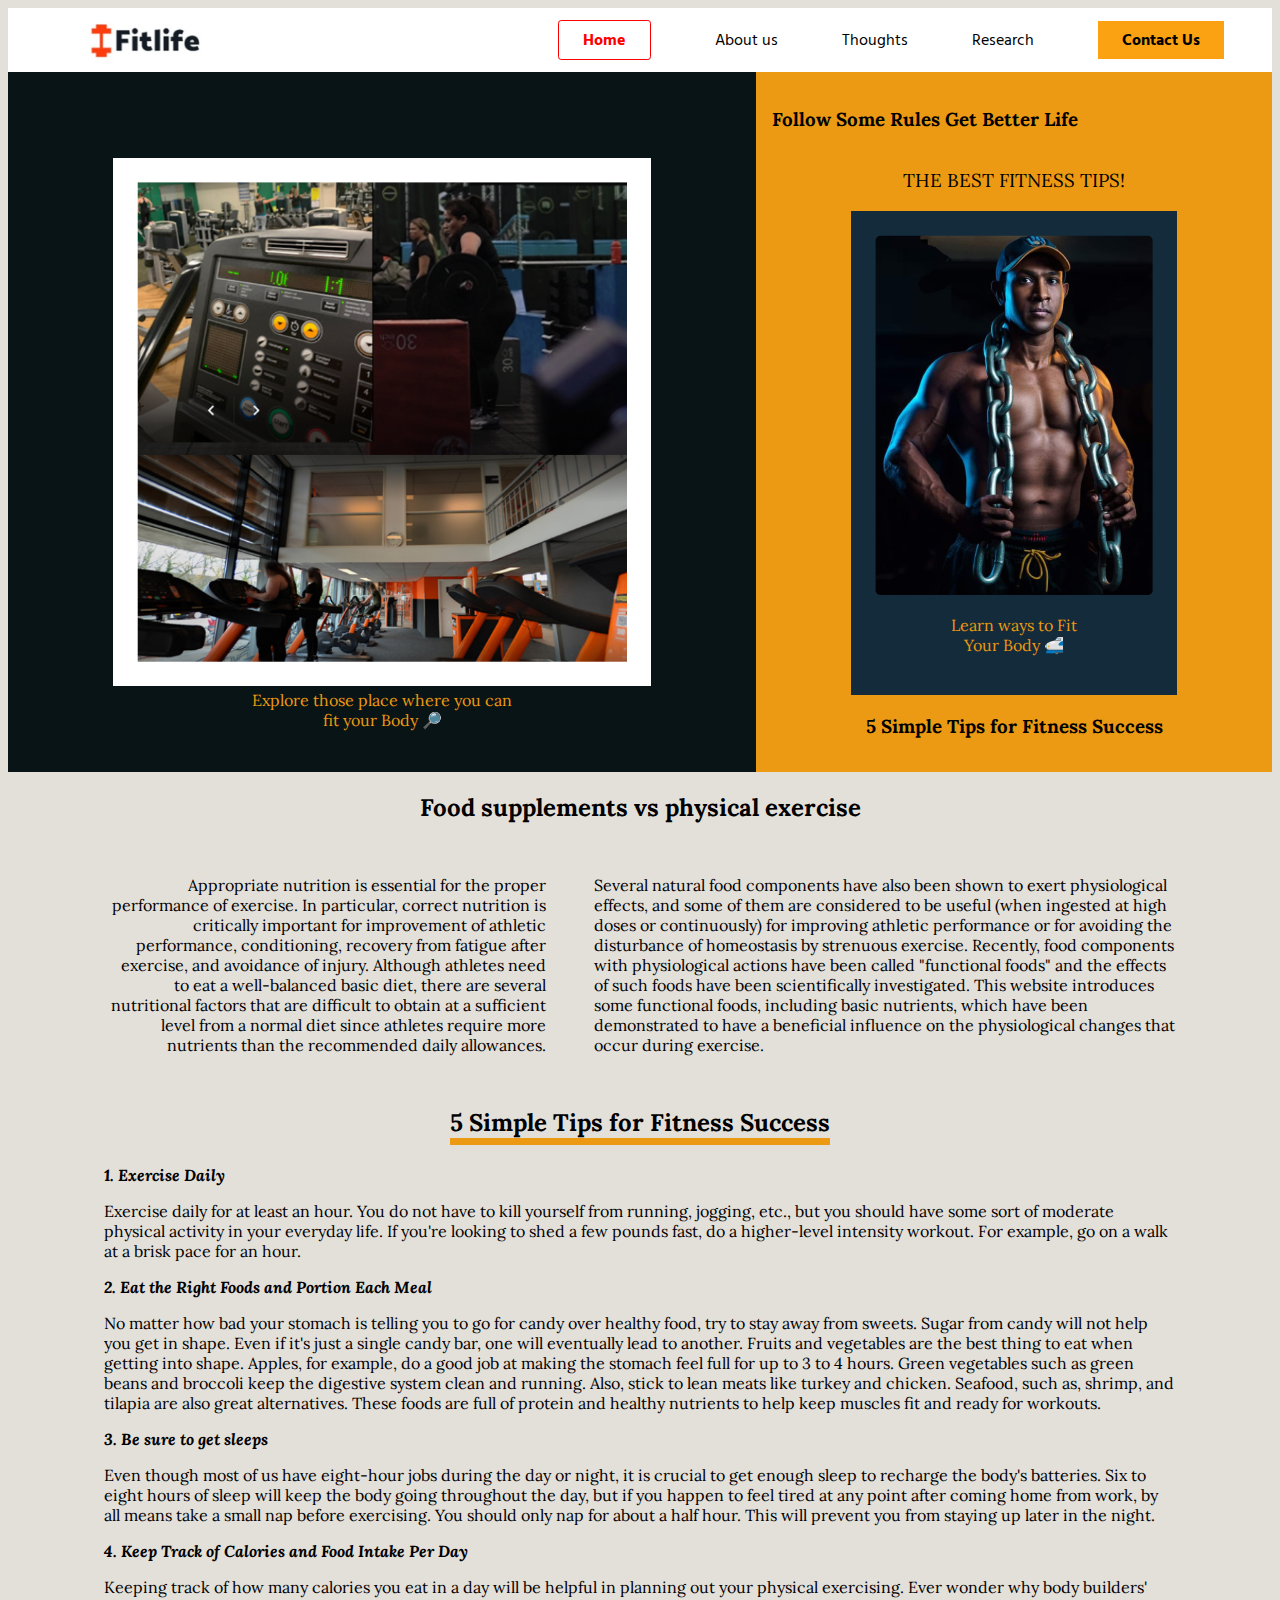
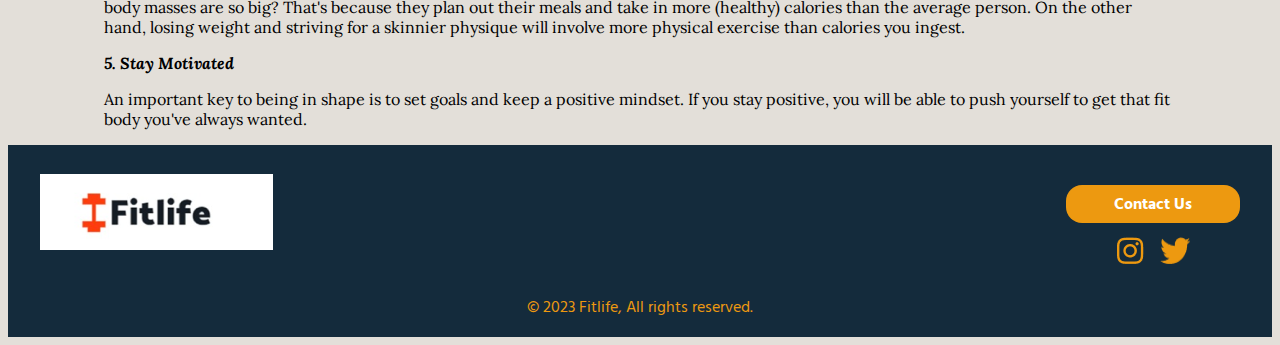
<file: index.html>
<!DOCTYPE html>
<html lang = "EN-US">
<head>
	<meta charset="utf-8">
	<meta name="viewport" content="width=device-width, initial-scale=1">

	<link rel="icon" href="assets/images/logo.png">
	<link rel="stylesheet" type = "text/css" href="assets/css/index.css">
	<link rel="stylesheet" type = "text/css" href="assets/css/root.css">

	<!-- importing the font name : Hind Madurai -->
	<link rel="preconnect" href="https://fonts.googleapis.com">
	<link rel="preconnect" href="https://fonts.gstatic.com" crossorigin>
	<link href="https://fonts.googleapis.com/css2?family=Cairo:wght@200;300;400;500;600;700;800;900;1000&family=Hind+Madurai:wght@300;400;500;600;700&display=swap" rel="stylesheet">

	<!-- importing the font name : lora -->
	<link rel="preconnect" href="https://fonts.googleapis.com">
	<link rel="preconnect" href="https://fonts.gstatic.com" crossorigin>
	<link href="https://fonts.googleapis.com/css2?family=Cairo:wght@200;300;400;500;600;700;800;900;1000&family=Hind+Madurai:wght@300;400;500;600;700&family=Lora:ital,wght@0,400;0,500;0,600;0,700;1,400;1,500;1,600;1,700&display=swap" rel="stylesheet">


	<title>FitLife | Home page</title>
</head>
<body>
	<header>
		<nav class = "nav">
			<img src = "assets/images/logo.png" alt = "Website logo" name = "nav-brand" class = "nav-brand"/>
			<div class = "nav-link-grp">
				<a href= "index.html" class ="nav-link selected-nav-btn">Home</a>
				<a href= "about_us.html" class ="nav-link">About us</a>
				<a href= "thoughts.html" class ="nav-link">Thoughts</a>
				<a href= "research.html" class ="nav-link">Research</a>
				<a href= "contact_us.html" class ="nav-link contact-us">Contact Us</a>


			</div>
		</nav>
	</header>


	<div>
		<div class = "body-info-graphics">
			<div class = "body-info-graphics__item-left">
				<div class = "body-info-graphics__item-left__inner-sqr">
					<img src = "assets/images/hero-banner1.png">
					<p align="center">Explore those place where you can<br>
fit your Body 🔎</p>
				</div>
			</div>
			<a href = "#tips" class = "body-info-graphics__item-right">
					<h3>Follow Some Rules Get Better Life</h3>
					<div class = "fitness-boy">
						<h3>THE BEST FITNESS  TIPS!</h3>
						<div class = "fitness-boy__sqr"> 
							<img src = "assets/images/image 1.png" alt = "Something went wrong"/>
							<p align="center">Learn ways to Fit <br>
							Your Body 🚅</p>
						</div>
						<h3>5 Simple Tips for Fitness Success</h3>
					</div>
			</a>
		</div>
	</div>

	<div class = "body-second-box">
		<h2 align = "center">Food supplements vs physical exercise</h2>
		<div>
			<p>Appropriate nutrition is essential for the proper performance of exercise. In particular, correct nutrition is critically important for improvement of athletic performance, conditioning, recovery from fatigue after exercise, and avoidance of injury. Although athletes need to eat a well-balanced basic diet, there are several nutritional factors that are difficult to obtain at a sufficient level from a normal diet since athletes require more nutrients than the recommended daily allowances.</p>
			<p>Several natural food components have also been shown to exert physiological effects, and some of them are considered to be useful (when ingested at high doses or continuously) for improving athletic performance or for avoiding the disturbance of homeostasis by strenuous exercise. Recently, food components with physiological actions have been called "functional foods" and the effects of such foods have been scientifically investigated. This website introduces some functional foods, including basic nutrients, which have been demonstrated to have a beneficial influence on the physiological changes that occur during exercise.
			</p>
			
		</div>
	</div>

	<div class ="tips-container" id = "tips">
		<h2>5 Simple Tips for Fitness Success</h2>
		<div class="tips-container__tips-section">
			<em>1. Exercise Daily</em>
			<p>Exercise daily for at least an hour. You do not have to kill yourself from running, jogging, etc., but you should have some sort of moderate physical activity in your everyday life. If you're looking to shed a few pounds fast, do a higher-level intensity workout. For example, go on a walk at a brisk pace for an hour.</p>
		</div>

		<div class="tips-container__tips-section">
			<em>2. Eat the Right Foods and Portion Each Meal</em>
			<p>No matter how bad your stomach is telling you to go for candy over healthy food, try to stay away from sweets. Sugar from candy will not help you get in shape. Even if it's just a single candy bar, one will eventually lead to another. Fruits and vegetables are the best thing to eat when getting into shape. Apples, for example, do a good job at making the stomach feel full for up to 3 to 4 hours. Green vegetables such as green beans and broccoli keep the digestive system clean and running. Also, stick to lean meats like turkey and chicken. Seafood, such as, shrimp, and tilapia are also great alternatives. These foods are full of protein and healthy nutrients to help keep muscles fit and ready for workouts.</p>
		</div>

		<div class="tips-container__tips-section">
			<em>3. Be sure to get sleeps</em>
			<p>Even though most of us have eight-hour jobs during the day or night, it is crucial to get enough sleep to recharge the body's batteries. Six to eight hours of sleep will keep the body going throughout the day, but if you happen to feel tired at any point after coming home from work, by all means take a small nap before exercising. You should only nap for about a half hour. This will prevent you from staying up later in the night.</p>
		</div>

		<div class="tips-container__tips-section">
			<em>4. Keep Track of Calories and Food Intake Per Day</em>
			<p>Keeping track of how many calories you eat in a day will be helpful in planning out your physical exercising. Ever wonder why body builders' body masses are so big? That's because they plan out their meals and take in more (healthy) calories than the average person. On the other hand, losing weight and striving for a skinnier physique will involve more physical exercise than calories you ingest.</p>
		</div>

		<div class="tips-container__tips-section">
			<em>5. Stay Motivated</em>
			<p>An important key to being in shape is to set goals and keep a positive mindset. If you stay positive, you will be able to push yourself to get that fit body you've always wanted.</p>
		</div>


	</div>

	<footer>
		<div class = "footer-first-box">
			<img src = "assets/images/logo.png" alt = "Something went wrong"/>
			<div class = "footer-first-box__contact-info">
				<a href = "#">Contact Us</a><br><br>
				<div>
					<img src = "assets/images/insta.png" alt = "Something went wrong"/>
					<img src = "assets/images/twitter.png" alt = "Something went wrong"/>
				</div>
			</div>
		</div>
		<p>&copy 2023 Fitlife, All rights reserved.</p>
	</footer>

</body>
</html>
</file>
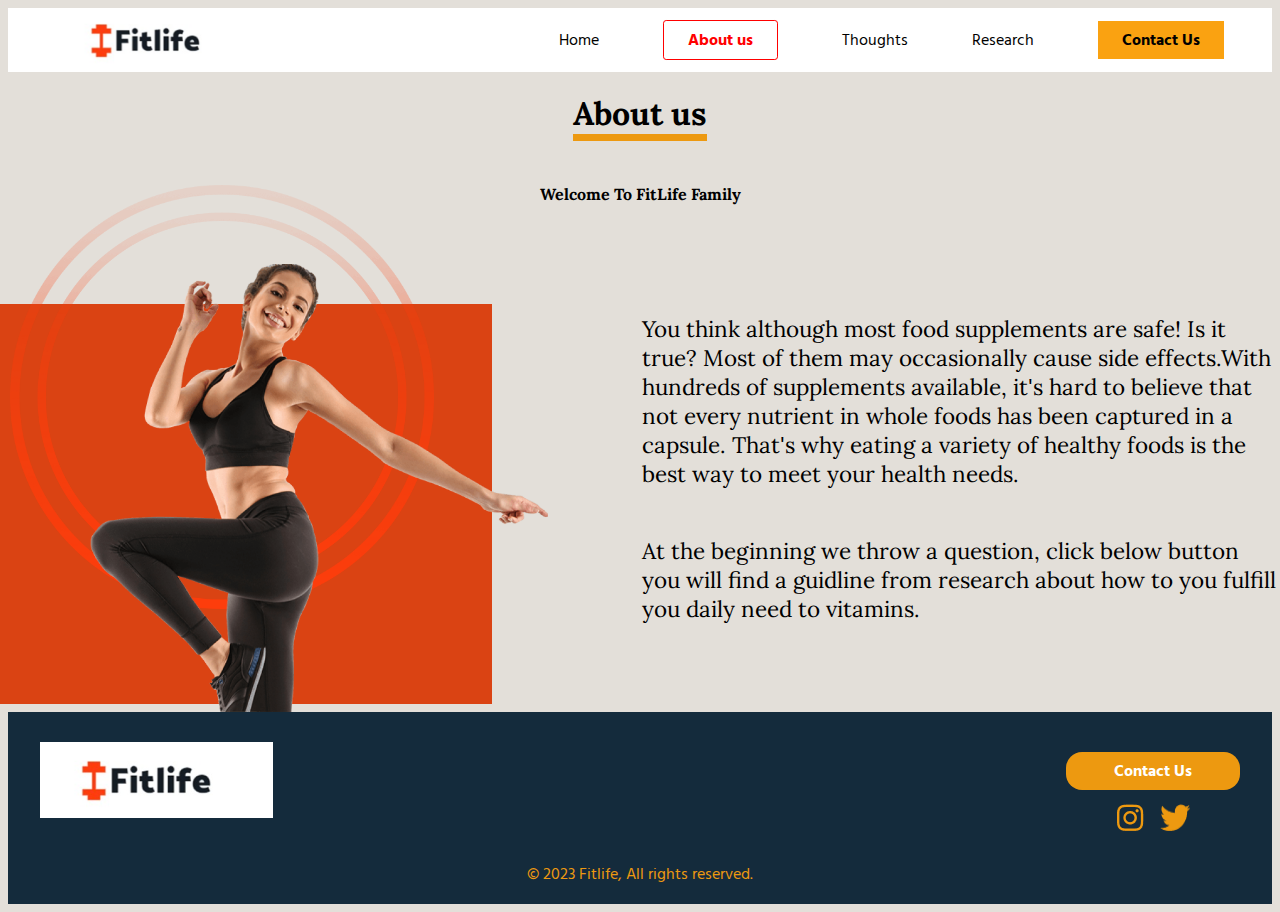
<file: about_us.html>
<!DOCTYPE html>
<html lang = "EN-US">
<head>
	<meta charset="utf-8">
	<meta name="viewport" content="width=device-width, initial-scale=1">

	<link rel="icon" href="assets/images/logo.png">
	<link rel="stylesheet" type = "text/css" href="assets/css/about_us.css">
	<link rel="stylesheet" type = "text/css" href="assets/css/root.css">

	<!-- importing the font name : Hind Madurai -->
	<link rel="preconnect" href="https://fonts.googleapis.com">
	<link rel="preconnect" href="https://fonts.gstatic.com" crossorigin>
	<link href="https://fonts.googleapis.com/css2?family=Cairo:wght@200;300;400;500;600;700;800;900;1000&family=Hind+Madurai:wght@300;400;500;600;700&display=swap" rel="stylesheet">

	<!-- importing the font name : lora -->
	<link rel="preconnect" href="https://fonts.googleapis.com">
	<link rel="preconnect" href="https://fonts.gstatic.com" crossorigin>
	<link href="https://fonts.googleapis.com/css2?family=Cairo:wght@200;300;400;500;600;700;800;900;1000&family=Hind+Madurai:wght@300;400;500;600;700&family=Lora:ital,wght@0,400;0,500;0,600;0,700;1,400;1,500;1,600;1,700&display=swap" rel="stylesheet">


	<title>FitLife | About us</title>
</head>
<body>
	<header>
		<nav class = "nav">
			<img src = "assets/images/logo.png" alt = "Website logo" name = "nav-brand" class = "nav-brand"/>
			<div class = "nav-link-grp">
				<a href= "index.html" class ="nav-link">Home</a>
				<a href= "about_us.html" class ="nav-link selected-nav-btn">About us</a>
				<a href= "thoughts.html" class ="nav-link">Thoughts</a>
				<a href= "research.html" class ="nav-link">Research</a>
				<a href= "contact_us.html" class ="nav-link contact-us">Contact Us</a>


			</div>
		</nav>
	</header>


	<div class = "about_us-box">
		<h1>About us</h1>
		<h4>Welcome To FitLife Family</h4>

		<div>
			<div class = "about_us__dancing-graphics">
				<img src= "assets/images/about-banner 1.png" alt = "Something went wrong"/>
				<img src= "assets/images/hero-circle-one 1.png" alt = "Something went wrong"/>
				<img src= "assets/images/hero-circle-one 1.png" alt = "Something went wrong"/>
				<div></div>
			</div>
			<div>
				<p> You think although most food supplements are safe! Is it true? Most of them may occasionally cause side effects.With hundreds of supplements available, it's hard to believe that not every nutrient in whole foods has been captured in a capsule. That's why eating a variety of healthy foods is the best way to meet your health needs.</p>
				<p>At the beginning we throw a question, click below button you will find a guidline from research about how to you fulfill you daily need to vitamins.</p>
			</div>
		</div>
	</div>


	<footer>
		<div class = "footer-first-box">
			<img src = "assets/images/logo.png" alt = "Something went wrong"/>
			<div class = "footer-first-box__contact-info">
				<a href = "#">Contact Us</a><br><br>
				<div>
					<img src = "assets/images/insta.png" alt = "Something went wrong"/>
					<img src = "assets/images/twitter.png" alt = "Something went wrong"/>
				</div>
			</div>
		</div>
		<p>&copy 2023 Fitlife, All rights reserved.</p>
	</footer>

</body>
</html>
</file>
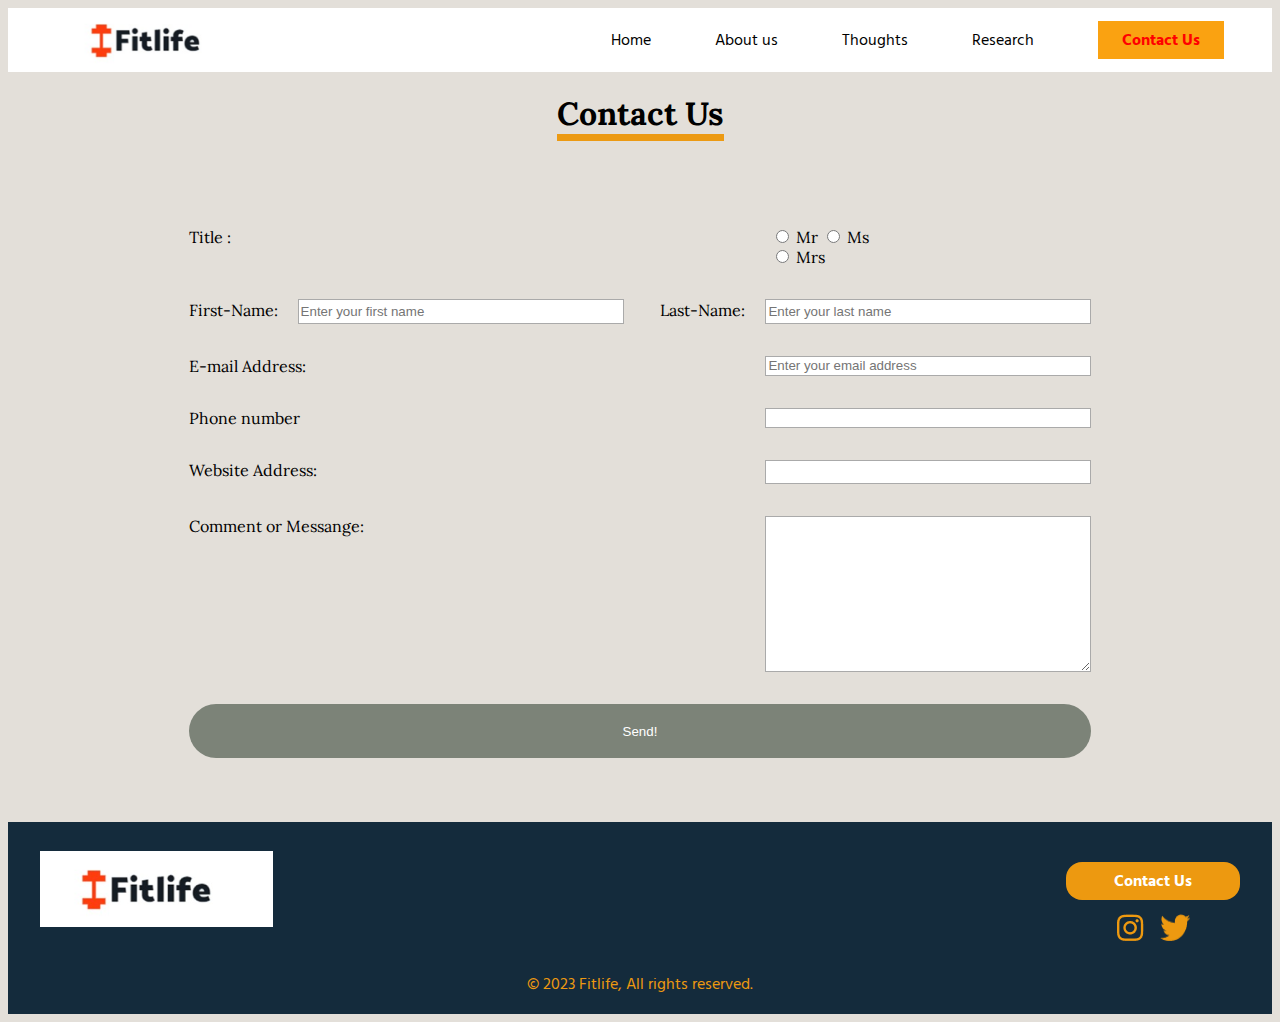
<file: contact_us.html>
<!DOCTYPE html>
<html lang = "EN-US">
<head>
	<meta charset="utf-8">
	<meta name="viewport" content="width=device-width, initial-scale=1">

	<link rel="icon" href="assets/images/logo.png">
	<link rel="stylesheet" type = "text/css" href="assets/css/contact_us.css">
	<link rel="stylesheet" type = "text/css" href="assets/css/root.css">

	<!-- importing the font name : Hind Madurai -->
	<link rel="preconnect" href="https://fonts.googleapis.com">
	<link rel="preconnect" href="https://fonts.gstatic.com" crossorigin>
	<link href="https://fonts.googleapis.com/css2?family=Cairo:wght@200;300;400;500;600;700;800;900;1000&family=Hind+Madurai:wght@300;400;500;600;700&display=swap" rel="stylesheet">

	<!-- importing the font name : lora -->
	<link rel="preconnect" href="https://fonts.googleapis.com">
	<link rel="preconnect" href="https://fonts.gstatic.com" crossorigin>
	<link href="https://fonts.googleapis.com/css2?family=Cairo:wght@200;300;400;500;600;700;800;900;1000&family=Hind+Madurai:wght@300;400;500;600;700&family=Lora:ital,wght@0,400;0,500;0,600;0,700;1,400;1,500;1,600;1,700&display=swap" rel="stylesheet">


	<title>FitLife | Contact us</title>
</head>
<body>
	<header>
		<nav class = "nav">
			<img src = "assets/images/logo.png" alt = "Website logo" name = "nav-brand" class = "nav-brand"/>
			<div class = "nav-link-grp">
				<a href= "index.html" class ="nav-link">Home</a>
				<a href= "about_us.html" class ="nav-link">About us</a>
				<a href= "thoughts.html" class ="nav-link">Thoughts</a>
				<a href= "research.html" class ="nav-link">Research</a>
				<a href= "contact_us.html" class ="nav-link contact-us contact-selected">Contact Us</a>


			</div>
		</nav>
	</header>

	<div class = "contact-us-container">
		<h1>Contact Us </h1>
		<div class = "contact-us-container__body">
			<form action = "#" method = "GET" class ="contact-us-container__body__form">
				<label for = "title" class ="contact-us-container__body__form__input-container">
					<span class = "contact-us-container__body__form__label">Title :</span>
					<div class = "contact-us-container__body__form__input">
						<div class = "radio-btn-grp">
							<input type = "radio" value = "Mr" name ="title" id = "mr"/>
							<label for = "mr">Mr</label>
							<input type = "radio" value = "Ms" name ="title" id = "ms"
							/>
							<label for = "ms">Ms</label><br>
							<input type = "radio" value = "Mrs" name ="title" id = "mrs"/>
							<label for = "mrs">Mrs</label><br>
						</div>
					</div>
					
				</label>

				<div class = "name-grp">
					<label for = "fname">
						<span>First-Name:</span>
						<input class = "form-control" type = "text" name = "fname" id = "fname" placeholder="Enter your first name" />
					</label>

					<label for = "lname">
						<span>Last-Name:</span>
						<input class = "form-control" type = "text" name = "lname" id = "lname" placeholder="Enter your last name" />
					</label>
				</div>

				<label for = "email" class = "contact-us-container__body__form__input-container">
					E-mail Address:
					<input class = "form-control" type="email" name="email" id ="email" placeholder="Enter your email address">
				</label>
				<label for = "phone" class = "contact-us-container__body__form__input-container">
					Phone number
					<input class = "form-control" type="tel" name="phone" id = "phone">
				</label>
				<label for ="site" class ="contact-us-container__body__form__input-container">
					Website Address:
					<input class ="form-control" type="text" name="site" id = "site">
				</label>
				<label for = "comment" class ="contact-us-container__body__form__input-container">
					Comment or Messange:
					<textarea class ="form-control" rows = "10" cols="30"></textarea>
				</label>

				<input type="submit" value = "Send!" class ="contact-us-container__body__form__submit-btn">

			</form>
		</div>
	</div>


	<footer>
		<div class = "footer-first-box">
			<img src = "assets/images/logo.png" alt = "Something went wrong"/>
			<div class = "footer-first-box__contact-info">
				<a href = "#">Contact Us</a><br><br>
				<div>
					<img src = "assets/images/insta.png" alt = "Something went wrong"/>
					<img src = "assets/images/twitter.png" alt = "Something went wrong"/>
				</div>
			</div>
		</div>
		<p>&copy 2023 Fitlife, All rights reserved.</p>
	</footer>
</body>
</html>
</file>
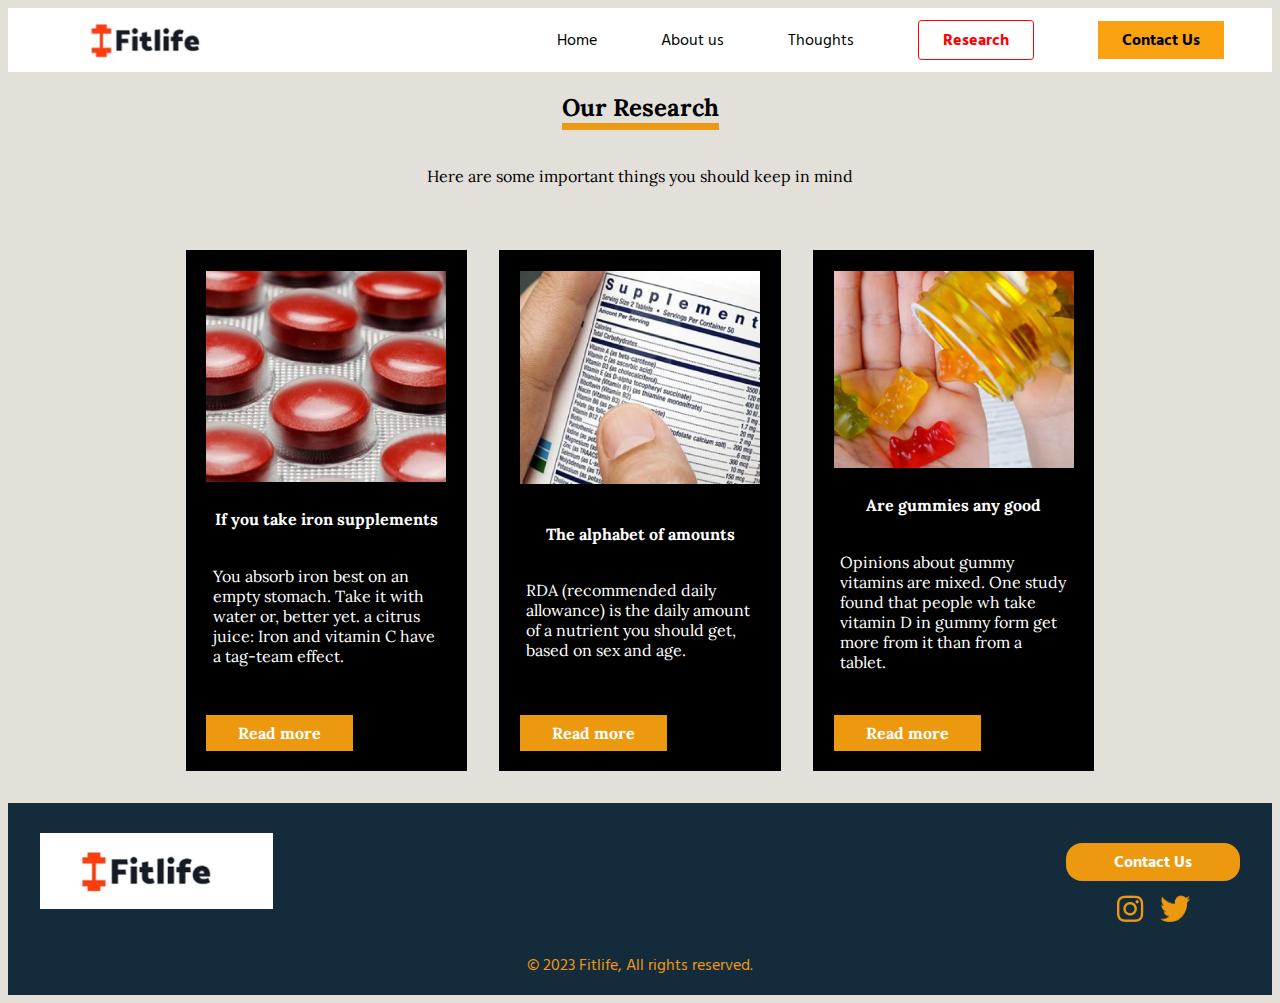
<file: research.html>
<!DOCTYPE html>
<html lang = "EN-US">
<head>
	<meta charset="utf-8">
	<meta name="viewport" content="width=device-width, initial-scale=1">

	<link rel="icon" href="assets/images/logo.png">
	<link rel="stylesheet" type = "text/css" href="assets/css/research.css">
	<link rel="stylesheet" type = "text/css" href="assets/css/root.css">

	<!-- importing the font name : Hind Madurai -->
	<link rel="preconnect" href="https://fonts.googleapis.com">
	<link rel="preconnect" href="https://fonts.gstatic.com" crossorigin>
	<link href="https://fonts.googleapis.com/css2?family=Cairo:wght@200;300;400;500;600;700;800;900;1000&family=Hind+Madurai:wght@300;400;500;600;700&display=swap" rel="stylesheet">

	<!-- importing the font name : lora -->
	<link rel="preconnect" href="https://fonts.googleapis.com">
	<link rel="preconnect" href="https://fonts.gstatic.com" crossorigin>
	<link href="https://fonts.googleapis.com/css2?family=Cairo:wght@200;300;400;500;600;700;800;900;1000&family=Hind+Madurai:wght@300;400;500;600;700&family=Lora:ital,wght@0,400;0,500;0,600;0,700;1,400;1,500;1,600;1,700&display=swap" rel="stylesheet">


	<title>FitLife | Research</title>
</head>
<body>
	<header>
		<nav class = "nav">
			<img src = "assets/images/logo.png" alt = "Website logo" name = "nav-brand" class = "nav-brand"/>
			<div class = "nav-link-grp">
				<a href= "index.html" class ="nav-link">Home</a>
				<a href= "about_us.html" class ="nav-link">About us</a>
				<a href= "thoughts.html" class ="nav-link">Thoughts</a>
				<a href= "research.html" class ="nav-link selected-nav-btn">Research</a>
				<a href= "contact_us.html" class ="nav-link contact-us">Contact Us</a>


			</div>
		</nav>
	</header>

	<div class = "research-container">
		<h2>Our Research</h2>
		<p>Here are some important things you should keep in mind</p>

		<div class = "research-container__card-grp">
			<div class="research-container__card-grp__card">
				<div class = "research-container__card-grp__card__img">
					<img src = "assets/images/re-card-1.png" alt = "Something went wrong" />	
				</div>
				<div class = "research-container__card-grp__card__header">
					<span>If you take iron supplements</span>
				</div>
				<div class ="research-container__card-grp__card__body">
					You absorb iron best on an empty stomach. Take it with water or, better yet. a citrus juice: Iron and vitamin C have a tag-team effect.
				</div>

				<div class = "research-container__card-grp__card__footer">
					<a href ="research_1_details.html">Read more</a>
				</div>
				
			</div>


			<div class="research-container__card-grp__card">
				<div class = "research-container__card-grp__card__img">
					<img src = "assets/images/re-card-2.png" alt = "Something went wrong" />	
				</div>
				<div class = "research-container__card-grp__card__header">
					<span>The alphabet of amounts</span>
				</div>
				<div class ="research-container__card-grp__card__body">
					RDA (recommended daily allowance) is the daily amount of a nutrient you should get, based on sex and age.
				</div>

				<div class = "research-container__card-grp__card__footer">
					<a href ="research_2_details.html">Read more</a>
				</div>
				
			</div>


			<div class="research-container__card-grp__card">
				<div class = "research-container__card-grp__card__img">
					<img src = "assets/images/re-card-3.png" alt = "Something went wrong" />	
				</div>
				<div class = "research-container__card-grp__card__header">
					<span>Are gummies any good</span>
				</div>
				<div class ="research-container__card-grp__card__body">
					Opinions about gummy vitamins are mixed. One study found that people wh take vitamin D in gummy form get more from it than from a tablet.
				</div>

				<div class = "research-container__card-grp__card__footer">
					<a href ="research_3_details.html">Read more</a>
				</div>
				
			</div>
		</div>
	</div>
	
	<footer>
		<div class = "footer-first-box">
			<img src = "assets/images/logo.png" alt = "Something went wrong"/>
			<div class = "footer-first-box__contact-info">
				<a href = "#">Contact Us</a><br><br>
				<div>
					<img src = "assets/images/insta.png" alt = "Something went wrong"/>
					<img src = "assets/images/twitter.png" alt = "Something went wrong"/>
				</div>
			</div>
		</div>
		<p>&copy 2023 Fitlife, All rights reserved.</p>
	</footer>

</body>
</html>
</file>
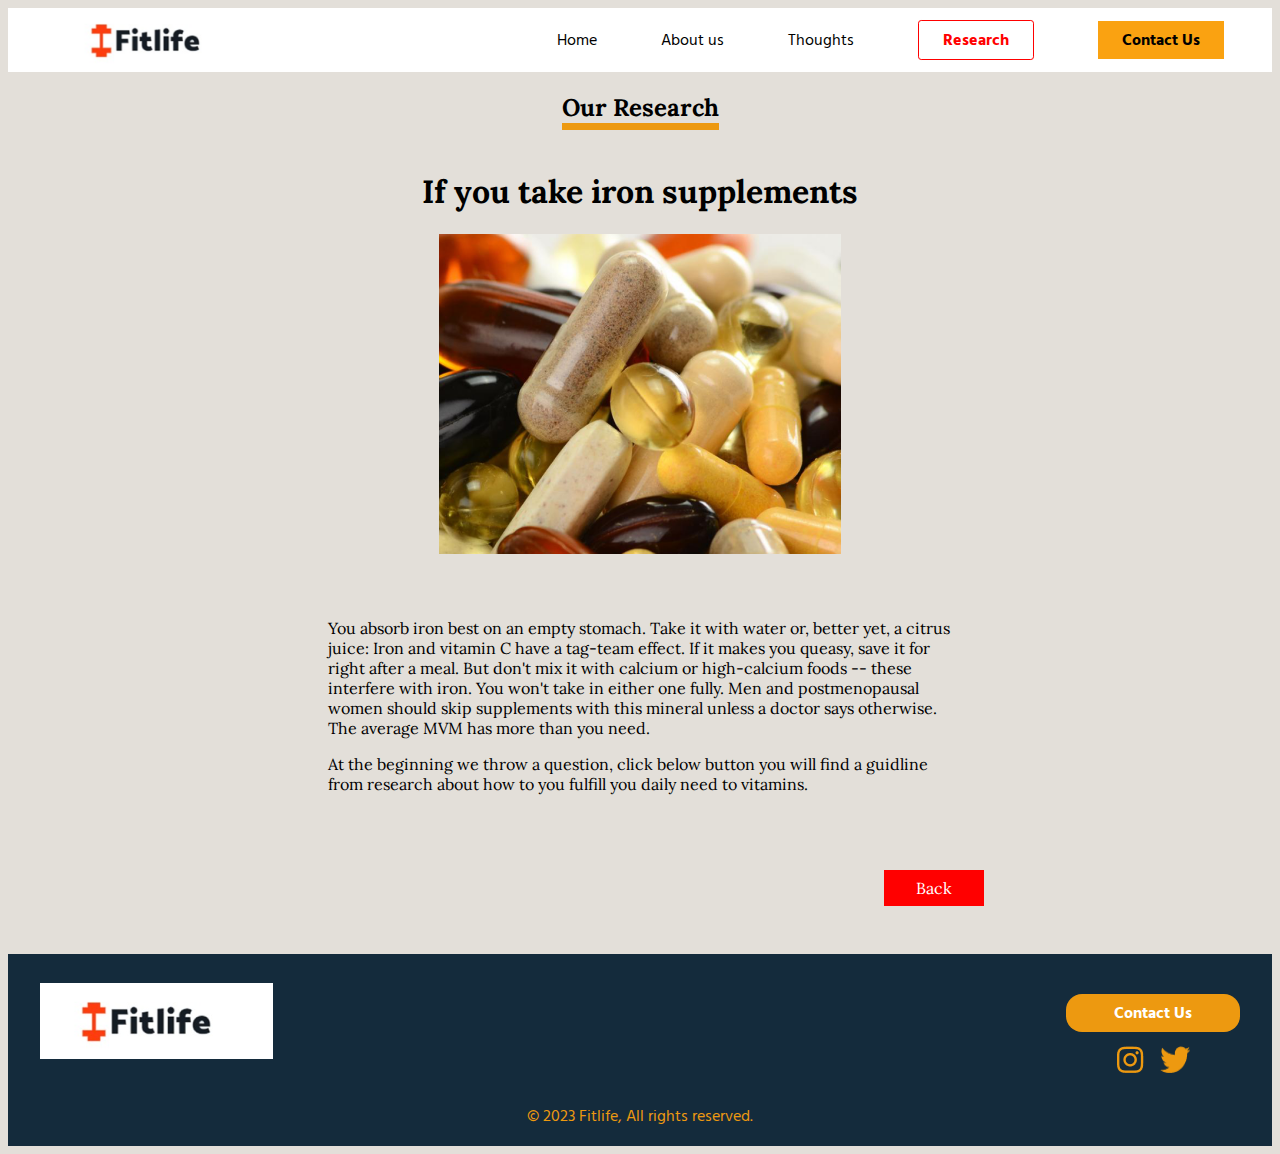
<file: research_1_details.html>
<!DOCTYPE html>
<html lang = "EN-US">
<head>
	<meta charset="utf-8">
	<meta name="viewport" content="width=device-width, initial-scale=1">

	<link rel="icon" href="assets/images/logo.png">
	<link rel="stylesheet" type = "text/css" href="assets/css/research.css">
	<link rel="stylesheet" type = "text/css" href="assets/css/root.css">

	<!-- importing the font name : Hind Madurai -->
	<link rel="preconnect" href="https://fonts.googleapis.com">
	<link rel="preconnect" href="https://fonts.gstatic.com" crossorigin>
	<link href="https://fonts.googleapis.com/css2?family=Cairo:wght@200;300;400;500;600;700;800;900;1000&family=Hind+Madurai:wght@300;400;500;600;700&display=swap" rel="stylesheet">

	<!-- importing the font name : lora -->
	<link rel="preconnect" href="https://fonts.googleapis.com">
	<link rel="preconnect" href="https://fonts.gstatic.com" crossorigin>
	<link href="https://fonts.googleapis.com/css2?family=Cairo:wght@200;300;400;500;600;700;800;900;1000&family=Hind+Madurai:wght@300;400;500;600;700&family=Lora:ital,wght@0,400;0,500;0,600;0,700;1,400;1,500;1,600;1,700&display=swap" rel="stylesheet">


	<title>FitLife | Research</title>
</head>
<body>
	<header>
		<nav class = "nav">
			<img src = "assets/images/logo.png" alt = "Website logo" name = "nav-brand" class = "nav-brand"/>
			<div class = "nav-link-grp">
				<a href= "index.html" class ="nav-link">Home</a>
				<a href= "about_us.html" class ="nav-link">About us</a>
				<a href= "thoughts.html" class ="nav-link">Thoughts</a>
				<a href= "research.html" class ="nav-link selected-nav-btn">Research</a>
				<a href= "contact_us.html" class ="nav-link contact-us">Contact Us</a>


			</div>
		</nav>
	</header>

	<div class = "research-details-container">
		<h2>Our Research</h2>
		<h1>If you take iron supplements</h1>
		<img src = "assets/images/re-details-1.png" alt = "Something went wrong"/>

		<div class = "research-details-container__body">
			<p>
				You absorb iron best on an empty stomach. Take it with water or, better yet, a citrus juice: Iron and vitamin C have a tag-team effect. If it makes you queasy, save it for right after a meal. But don't mix it with calcium or high-calcium foods -- these interfere with iron. You won't take in either one fully. Men and postmenopausal women should skip supplements with this mineral unless a doctor says otherwise. The average MVM has more than you need.
			</p>
			<p>
				At the beginning we throw a question, click below button you will find a guidline from research about how to you fulfill you daily need to vitamins.
			</p>
		</div>

		<div class = "research-details-container__footer">
			<a href = "research.html">Back</a>
		</div>

	
	</div>
	
	<footer>
		<div class = "footer-first-box">
			<img src = "assets/images/logo.png" alt = "Something went wrong"/>
			<div class = "footer-first-box__contact-info">
				<a href = "#">Contact Us</a><br><br>
				<div>
					<img src = "assets/images/insta.png" alt = "Something went wrong"/>
					<img src = "assets/images/twitter.png" alt = "Something went wrong"/>
				</div>
			</div>
		</div>
		<p>&copy 2023 Fitlife, All rights reserved.</p>
	</footer>

</body>
</html>
</file>
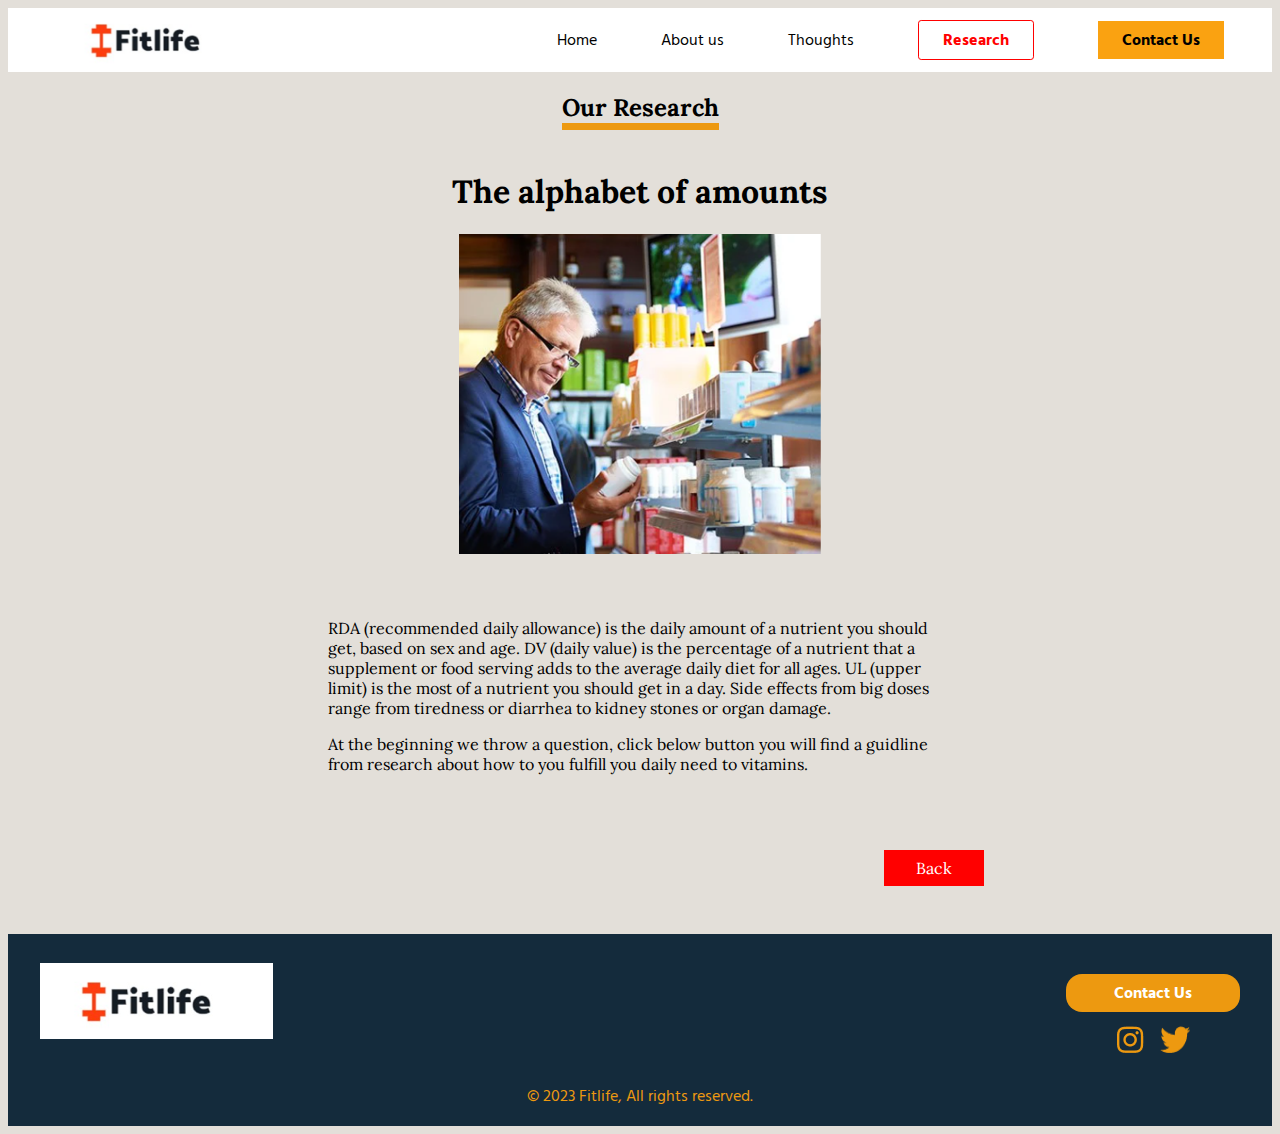
<file: research_2_details.html>
<!DOCTYPE html>
<html lang = "EN-US">
<head>
	<meta charset="utf-8">
	<meta name="viewport" content="width=device-width, initial-scale=1">

	<link rel="icon" href="assets/images/logo.png">
	<link rel="stylesheet" type = "text/css" href="assets/css/research.css">
	<link rel="stylesheet" type = "text/css" href="assets/css/root.css">

	<!-- importing the font name : Hind Madurai -->
	<link rel="preconnect" href="https://fonts.googleapis.com">
	<link rel="preconnect" href="https://fonts.gstatic.com" crossorigin>
	<link href="https://fonts.googleapis.com/css2?family=Cairo:wght@200;300;400;500;600;700;800;900;1000&family=Hind+Madurai:wght@300;400;500;600;700&display=swap" rel="stylesheet">

	<!-- importing the font name : lora -->
	<link rel="preconnect" href="https://fonts.googleapis.com">
	<link rel="preconnect" href="https://fonts.gstatic.com" crossorigin>
	<link href="https://fonts.googleapis.com/css2?family=Cairo:wght@200;300;400;500;600;700;800;900;1000&family=Hind+Madurai:wght@300;400;500;600;700&family=Lora:ital,wght@0,400;0,500;0,600;0,700;1,400;1,500;1,600;1,700&display=swap" rel="stylesheet">


	<title>FitLife | Research</title>
</head>
<body>
	<header>
		<nav class = "nav">
			<img src = "assets/images/logo.png" alt = "Website logo" name = "nav-brand" class = "nav-brand"/>
			<div class = "nav-link-grp">
				<a href= "index.html" class ="nav-link">Home</a>
				<a href= "about_us.html" class ="nav-link">About us</a>
				<a href= "thoughts.html" class ="nav-link">Thoughts</a>
				<a href= "research.html" class ="nav-link selected-nav-btn">Research</a>
				<a href= "contact_us.html" class ="nav-link contact-us">Contact Us</a>


			</div>
		</nav>
	</header>

	<div class = "research-details-container">
		<h2>Our Research</h2>
		<h1>The alphabet of amounts</h1>
		<img src = "assets/images/re-details-2.png" alt = "Something went wrong"/>

		<div class = "research-details-container__body">
			<p>
				RDA (recommended daily allowance) is the daily amount of a nutrient you should get, based on sex and age. DV (daily value) is the percentage of a nutrient that a supplement or food serving adds to the average daily diet for all ages. UL (upper limit) is the most of a nutrient you should get in a day. Side effects from big doses range from tiredness or diarrhea to kidney stones or organ damage.

			</p>
			<p>
				At the beginning we throw a question, click below button you will find a guidline from research about how to you fulfill you daily need to vitamins.
			</p>
		</div>

		<div class = "research-details-container__footer">
			<a href = "research.html">Back</a>
		</div>

	
	</div>
	
	<footer>
		<div class = "footer-first-box">
			<img src = "assets/images/logo.png" alt = "Something went wrong"/>
			<div class = "footer-first-box__contact-info">
				<a href = "#">Contact Us</a><br><br>
				<div>
					<img src = "assets/images/insta.png" alt = "Something went wrong"/>
					<img src = "assets/images/twitter.png" alt = "Something went wrong"/>
				</div>
			</div>
		</div>
		<p>&copy 2023 Fitlife, All rights reserved.</p>
	</footer>

</body>
</html>
</file>
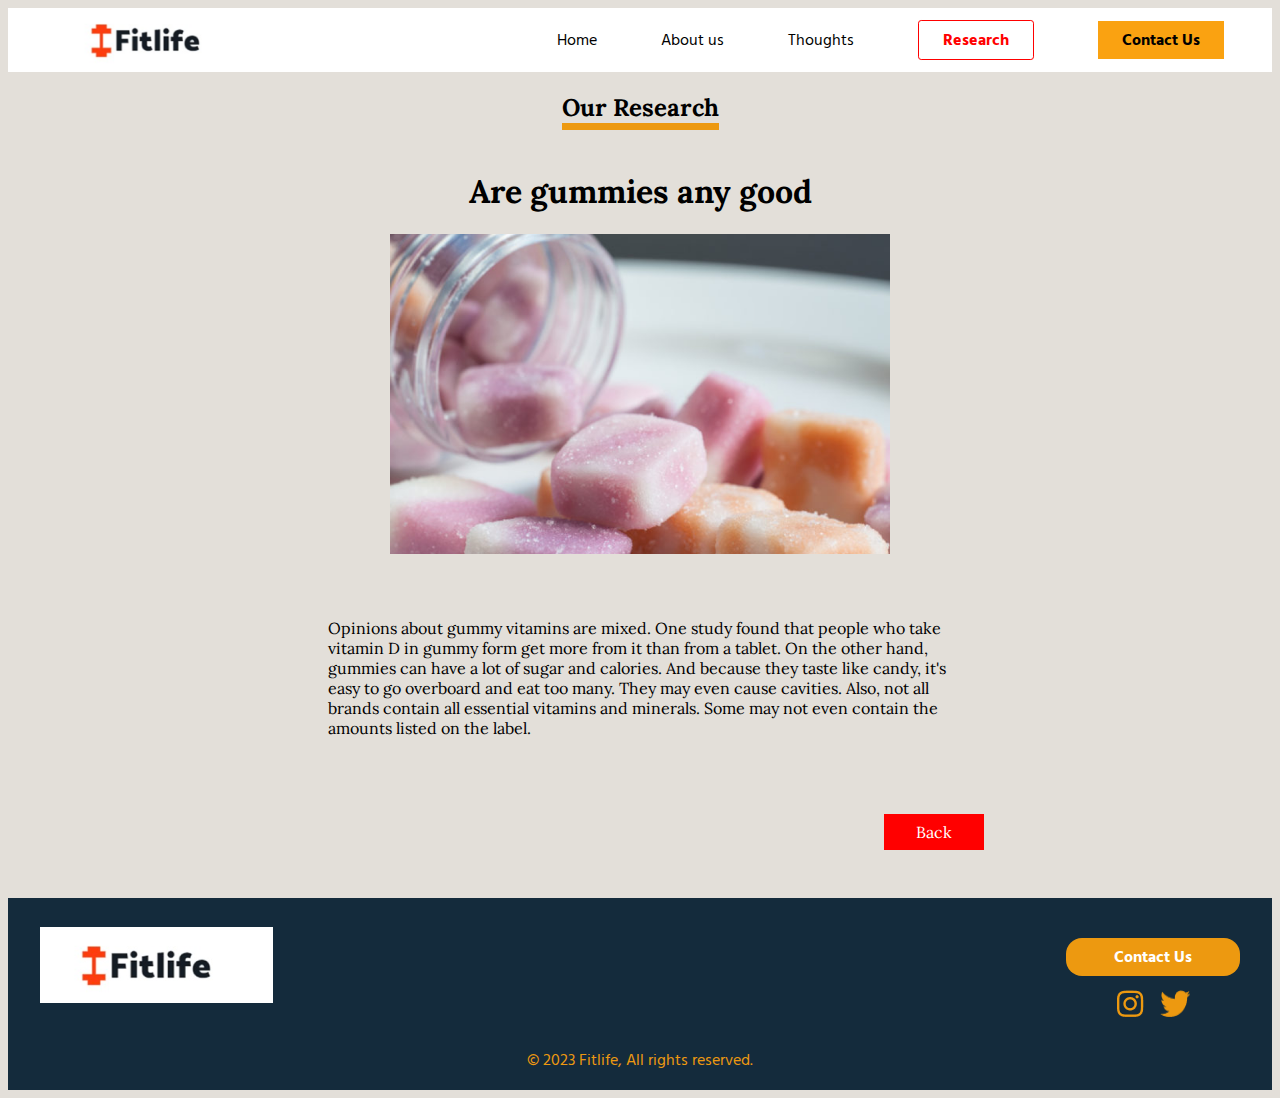
<file: research_3_details.html>
<!DOCTYPE html>
<html lang = "EN-US">
<head>
	<meta charset="utf-8">
	<meta name="viewport" content="width=device-width, initial-scale=1">

	<link rel="icon" href="assets/images/logo.png">
	<link rel="stylesheet" type = "text/css" href="assets/css/research.css">
	<link rel="stylesheet" type = "text/css" href="assets/css/root.css">

	<!-- importing the font name : Hind Madurai -->
	<link rel="preconnect" href="https://fonts.googleapis.com">
	<link rel="preconnect" href="https://fonts.gstatic.com" crossorigin>
	<link href="https://fonts.googleapis.com/css2?family=Cairo:wght@200;300;400;500;600;700;800;900;1000&family=Hind+Madurai:wght@300;400;500;600;700&display=swap" rel="stylesheet">

	<!-- importing the font name : lora -->
	<link rel="preconnect" href="https://fonts.googleapis.com">
	<link rel="preconnect" href="https://fonts.gstatic.com" crossorigin>
	<link href="https://fonts.googleapis.com/css2?family=Cairo:wght@200;300;400;500;600;700;800;900;1000&family=Hind+Madurai:wght@300;400;500;600;700&family=Lora:ital,wght@0,400;0,500;0,600;0,700;1,400;1,500;1,600;1,700&display=swap" rel="stylesheet">


	<title>FitLife | Research</title>
</head>
<body>
	<header>
		<nav class = "nav">
			<img src = "assets/images/logo.png" alt = "Website logo" name = "nav-brand" class = "nav-brand"/>
			<div class = "nav-link-grp">
				<a href= "index.html" class ="nav-link">Home</a>
				<a href= "about_us.html" class ="nav-link">About us</a>
				<a href= "thoughts.html" class ="nav-link">Thoughts</a>
				<a href= "research.html" class ="nav-link selected-nav-btn">Research</a>
				<a href= "contact_us.html" class ="nav-link contact-us">Contact Us</a>


			</div>
		</nav>
	</header>

	<div class = "research-details-container">
		<h2>Our Research</h2>
		<h1>Are gummies any good</h1>
		<img src = "assets/images/re-details-3.png" alt = "Something went wrong"/>

		<div class = "research-details-container__body">
			<p>
				Opinions about gummy vitamins are mixed. One study found that people who take vitamin D in gummy form get more from it than from a tablet. On the other hand, gummies can have a lot of sugar and calories. And because they taste like candy, it's easy to go overboard and eat too many. They may even cause cavities. Also, not all brands contain all essential vitamins and minerals. Some may not even contain the amounts listed on the label.
			</p>
		</div>

		<div class = "research-details-container__footer">
			<a href = "research.html">Back</a>
		</div>

	
	</div>
	
	<footer>
		<div class = "footer-first-box">
			<img src = "assets/images/logo.png" alt = "Something went wrong"/>
			<div class = "footer-first-box__contact-info">
				<a href = "#">Contact Us</a><br><br>
				<div>
					<img src = "assets/images/insta.png" alt = "Something went wrong"/>
					<img src = "assets/images/twitter.png" alt = "Something went wrong"/>
				</div>
			</div>
		</div>
		<p>&copy 2023 Fitlife, All rights reserved.</p>
	</footer>

</body>
</html>
</file>
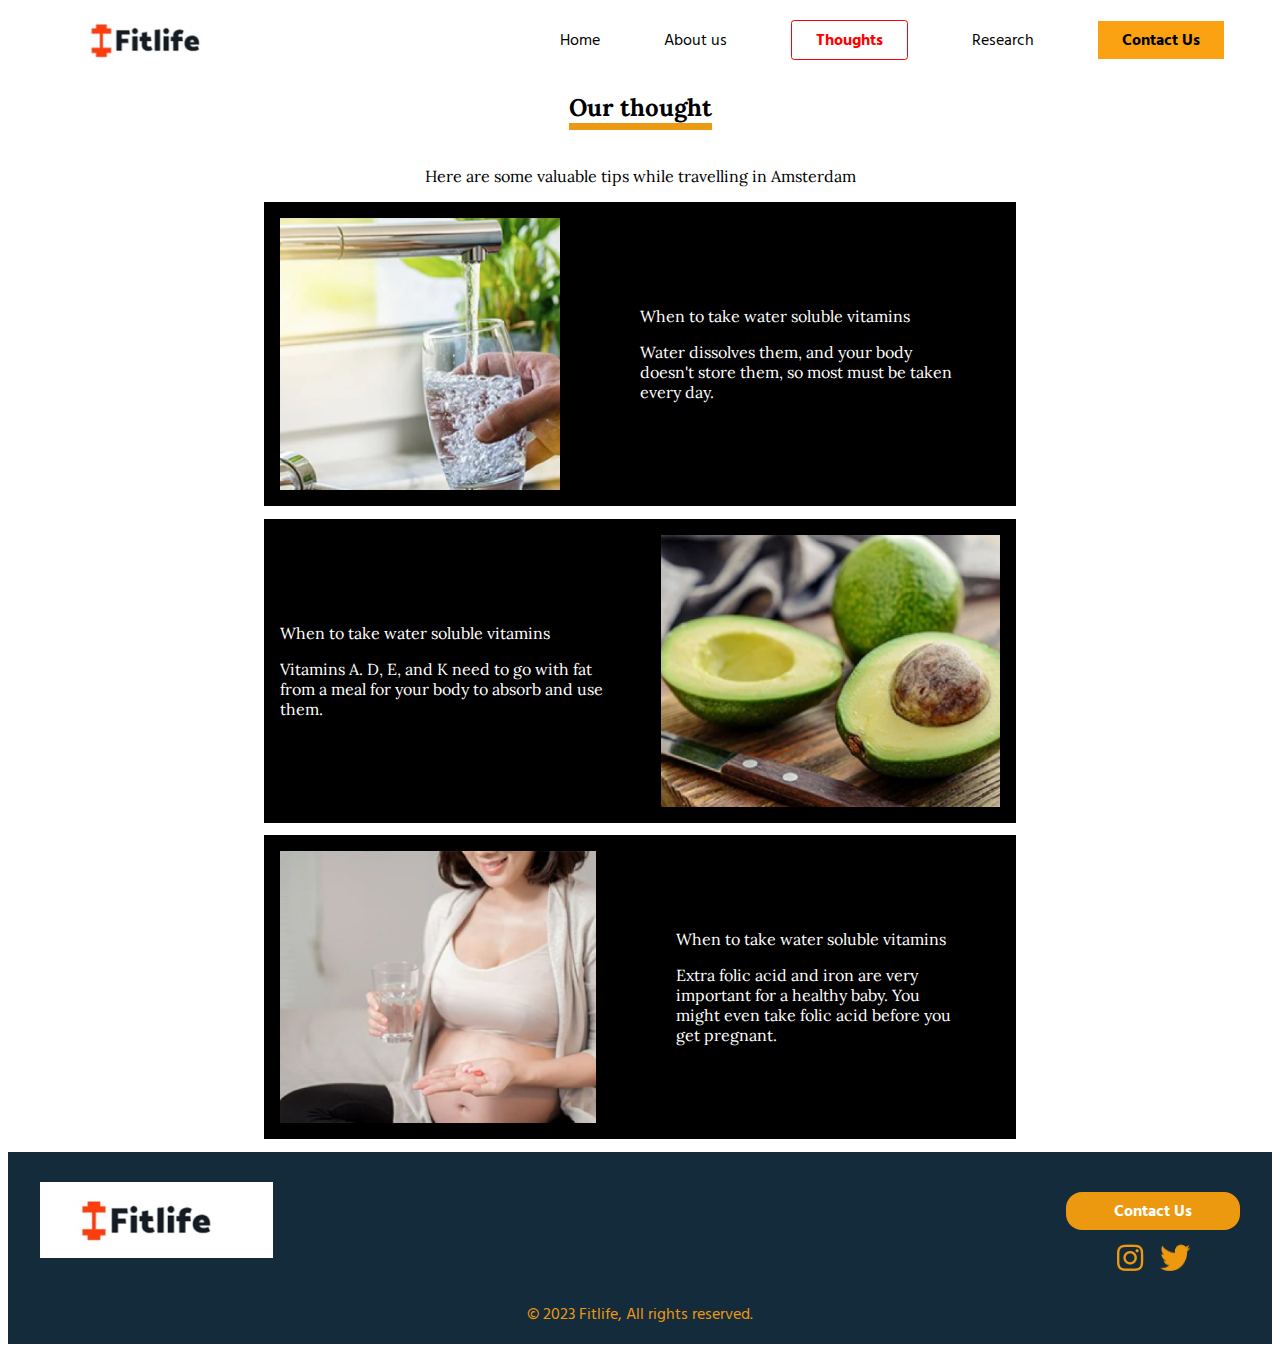
<file: thoughts.html>
<!DOCTYPE html>
<html lang = "EN-US">
<head>
	<meta charset="utf-8">
	<meta name="viewport" content="width=device-width, initial-scale=1">

	<link rel="icon" href="assets/images/logo.png">
	<link rel="stylesheet" type = "text/css" href="assets/css/thoughts.css">
	<link rel="stylesheet" type = "text/css" href="assets/css/root.css">

	<!-- importing the font name : Hind Madurai -->
	<link rel="preconnect" href="https://fonts.googleapis.com">
	<link rel="preconnect" href="https://fonts.gstatic.com" crossorigin>
	<link href="https://fonts.googleapis.com/css2?family=Cairo:wght@200;300;400;500;600;700;800;900;1000&family=Hind+Madurai:wght@300;400;500;600;700&display=swap" rel="stylesheet">

	<!-- importing the font name : lora -->
	<link rel="preconnect" href="https://fonts.googleapis.com">
	<link rel="preconnect" href="https://fonts.gstatic.com" crossorigin>
	<link href="https://fonts.googleapis.com/css2?family=Cairo:wght@200;300;400;500;600;700;800;900;1000&family=Hind+Madurai:wght@300;400;500;600;700&family=Lora:ital,wght@0,400;0,500;0,600;0,700;1,400;1,500;1,600;1,700&display=swap" rel="stylesheet">


	<title>FitLife | Our thoughts</title>
</head>
<body>
	<header>
		<nav class = "nav">
			<img src = "assets/images/logo.png" alt = "Website logo" name = "nav-brand" class = "nav-brand"/>
			<div class = "nav-link-grp">
				<a href= "index.html" class ="nav-link">Home</a>
				<a href= "about_us.html" class ="nav-link">About us</a>
				<a href= "thoughts.html" class ="nav-link selected-nav-btn">Thoughts</a>
				<a href= "research.html" class ="nav-link">Research</a>
				<a href= "contact_us.html" class ="nav-link contact-us">Contact Us</a>


			</div>
		</nav>
	</header>


	<div class = "thoughts-container">
		<h2>Our thought</h2>
		<p>Here are some valuable tips while travelling in Amsterdam</p>

		<div class ="thoughts-box">
			<img src = "assets/images/thought-img-1.png" alt = "Something went wrong">
			<div>
				<p>When to take water soluble vitamins</p>
				<p>Water dissolves them, and your body doesn't store them, so most must be taken every day.</p>
			</div>
		</div>

		<div class ="thoughts-box">
			<div>
				<p>When to take water soluble vitamins</p>
				<p>Vitamins A. D, E, and K need to go with fat from a meal for your body to absorb and use them.</p>
			</div>
			<img src = "assets/images/thought-img-2.png" alt = "Something went wrong">
		</div>

		<div class ="thoughts-box">
			<img src = "assets/images/thought-img-3.png" alt = "Something went wrong">
			<div>
				<p>When to take water soluble vitamins</p>
				<p>Extra folic acid and iron are very important for a healthy baby. You might even take folic acid before you get pregnant.</p>
			</div>
		</div>

		
		
	</div>
	
	<footer>
		<div class = "footer-first-box">
			<img src = "assets/images/logo.png" alt = "Something went wrong"/>
			<div class = "footer-first-box__contact-info">
				<a href = "#">Contact Us</a><br><br>
				<div>
					<img src = "assets/images/insta.png" alt = "Something went wrong"/>
					<img src = "assets/images/twitter.png" alt = "Something went wrong"/>
				</div>
			</div>
		</div>
		<p>&copy 2023 Fitlife, All rights reserved.</p>
	</footer>

</body>
</html>
</file>
<file: assets/css/index.css>
.body-info-graphics {
	font-family: 'Cairo', sans-serif;
	font-family: 'Hind Madurai', sans-serif;
	font-family: 'Lora', serif;
/*	height : 35rem;*/
	display: flex;
	flex-direction: row;
	background-color: black;


}

.body-info-graphics__item-left {
	background-color: #0A171AD9;
	display: flex;
	justify-content: center;
	align-items: center;
	flex-grow: 2;
}

.body-info-graphics__item-left__inner-sqr {
	background-color: white;
	padding : 1.5rem;
	height: 30rem;
}

.body-info-graphics__item-left__inner-sqr p {
	color : #ED9910;
	margin-top : 1.5rem;
}

.body-info-graphics__item-left__inner-sqr > img {
	height : 100%;
}

.body-info-graphics__item-right {
	background-color: #EC9A13;
	flex-grow: 1.5;
	padding : 1rem;
	text-decoration: none;
	color : black;
}
.body-info-graphics__item-right:hover {
	color :black;
}
.fitness-boy {
	display: flex;
	justify-content: center;
	align-items: center;
	flex-direction: column;
}
.fitness-boy h3:nth-child(1) {
	font-weight: 100;
/*	display: none;*/
}

.fitness-boy__sqr {
	background-color: #142B3C;
	padding : 1.5rem;
}
.fitness-boy p {
	color : #ED9910;
}
body {
	background-color: #E3DFD9;
}

.body-second-box {
	font-family: 'Cairo', sans-serif;
	font-family: 'Hind Madurai', sans-serif;
	font-family: 'Lora', serif;
	margin: 0 5rem;
}
.body-second-box div {
	display: flex;
	gap : 3rem;
	padding : 1rem;
}

.body-second-box div p:nth-child(1){
	text-align: right;
}

.tips-container h2 {
	border-bottom: 7px solid #EC9A13;
	display: inline-block;
}

.tips-container {
	display: flex;
	flex-direction: column;
	align-items: center;
	font-family: 'Cairo', sans-serif;
	font-family: 'Hind Madurai', sans-serif;
	font-family: 'Lora', serif;
	margin: 0 6rem;
}

.tips-container__tips-section em {
	font-weight: 800;
	margin-bottom : 3rem;
}

@media only screen and (max-width : 768px) {
	.body-second-box div {
		padding: 0 !important;
		justify-content: center;

	}

	.body-info-graphics {
		font-family: 'Cairo', sans-serif;
		font-family: 'Hind Madurai', sans-serif;
		font-family: 'Lora', serif;
	/*	height : 35rem;*/
		display: flex;
		flex-direction: column;
		background-color: black;
	}

	.body-info-graphics__item-left {
		background-color: #0A171AD9;
		display: flex;
		justify-content: center;
		align-items: center;
		flex-grow: 2;
		padding : 10vw 	!important;
		height: 95vw;
	}

	.body-info-graphics__item-left__inner-sqr {
		background-color: white;
		padding : 1.5vw !important;
		height: 75vw !important;
		width: 80vw;
	}

	.body-info-graphics__item-left__inner-sqr > img {
		width: 100%;
	}

	.tips-container {
		margin : 0 4vw !important;
	}
}
</file>
<file: assets/css/root.css>
:root{
	margin: 0;
	scroll-behavior: smooth;
	padding:0;
}

/* mobile version section started */
@media only screen and (max-width : 768px) {
	.nav {
		height : 4rem;
		padding-left: 1vw !important;
		padding-right: 1vw !important;
	}
	
	.nav-brand {
		width: 25vw !important;
		height: auto !important
	}
	
	.nav-link-grp {
		gap:2vw !important;
	}

	.nav-link {
		font-size : 3vw !important;
	}

	.selected-nav-btn {
		border: .5vw solid #FF0000 !important;
		border-radius: .2vw !important;
		padding : .5vw 1vw !important;
	}
	
	.contact-us {
		padding : 1vw .5vw !important;
/*		border-radius: .2rem;*/
	}
	.footer-first-box img {
		height : 5vw;
	}

	.footer-first-box__contact-info > a {
		border-radius: 1vw !important;
		padding: .5vw 3vw !important;
	}
}
/* mobile version section ended */

.nav {
		height : 4rem;
		background-color :white;
		display: flex;
		flex-direction: row;
		align-items : center;
		justify-content: space-between;
		padding-left: 3rem;
		padding-right: 3rem;
		font-family: 'Cairo', sans-serif;
		font-family: 'Hind Madurai', sans-serif;
	}
	.nav-link {
		text-decoration: none;
		color : black;

	}
	.nav-brand {
		height : 100%;
	}
	.nav-link-grp {
		display: flex;
		flex-direction: row;
		gap:4rem;
		align-items: center;
	}
	.selected-nav-btn {
		color : #FF0000;
		font-weight: 800;
		border: .5px solid #FF0000;
		border-radius: .2rem;
		padding : .5rem 1.5rem;
	}
	.contact-us {
		background-color : #FAA211;
		font-weight: 800;
		padding : .5rem 1.5rem;
/*		border-radius: .2rem;*/
	}

	footer {
		background-color: #142B3C;
		height : 12rem;
		text-align: center;
		font-family: 'Cairo', sans-serif;
		font-family: 'Hind Madurai', sans-serif;
	}
	.footer-first-box {
		display: flex;
		justify-content: space-between;
		align-items: center;
		padding : 1rem 2rem;
	}
	footer p {
		color : #ED9910;
	}

	.footer-first-box__contact-info {
/*		margin-right : 12rem;*/
		margin-top: 2rem;
	}
	.footer-first-box__contact-info > a {
		background-color: #ED9910;
		border-radius: 1rem;
		padding: .5rem 3rem;
		text-decoration: none;
		font-weight: 800;
		color : white;
	}
	.footer-first-box__contact-info div {
		display: flex;
		gap : 1rem;
		justify-content: center;

	}
</file>
<file: assets/css/about_us.css>
/* mobile section started */

@media only screen and (max-width : 768px) {
	.about_us-box div {
		flex-direction: column !important;
		margin: 0 5vw !important;
		padding : 5vw !important;
/*		position: relative;*/
		align-items: center;
		width: 100% !important;
	}


	.about_us__dancing-graphics img:nth-child(1) {
		height: 35vw !important;
		left : 7vw !important;
	}

	.about_us-box div div:nth-child(1) {
		flex-grow: 1;
	/*	width: 80rem;*/
		height: 40vw !important;
	}

	.about_us__dancing-graphics img:nth-child(2) {
		height:28.25vw !important;
		top:-2.4vw !important;
		left : 7vw !important;
/*		transform: scale(75%);*/
	}

	.about_us__dancing-graphics img:nth-child(3) {
		height:28.25vw !important;
		top:-2.4vw !important;
		left : 7vw !important;

		transform: scale(90%) !important;
	}
	.about_us__dancing-graphics {
		position: relative;
		width: 100% !important;
		display:flex;
/*		justify-content: center;*/
		align-items: center;
/*		display: none !important;*/
		transform: translateX(28%);
	}
	.about_us__dancing-graphics div {
		height : 10.5vw !important;
		width: 24vw !important;
	}

	.about_us-box div div:nth-child(2) {
		width : 53vw !important;
		font-size: 2.6vw !important;
		padding:4vw !important;
	}

	.about_us-box {
		height : 150vw !important;
	}



}
/* mobile section ended */


.about_us-box {
	font-family: 'Cairo', sans-serif;
	font-family: 'Hind Madurai', sans-serif;
	font-family: 'Lora', serif;

	display: flex;
	flex-direction: column;
	align-items: center;

	height : 40rem;
/*	margin : 0 2rem;*/

}

.about_us-box h1:nth-child(1) {
	border-bottom : 7px solid #ED9910;
	display: inline-block;
}

.about_us-box div {
	display: flex;
	flex-direction: row;
	height: 100%;
	gap : .2rem;
/*	margin: 0 5rem;*/
	justify-content: center;
}

.about_us-box div div:nth-child(1) {
	flex-grow: 1;
/*	width: 80rem;*/
}

.about_us-box div div:nth-child(2) {
	width : 80rem;
	font-size: 1.4rem;
	font-weight: 100;
	display: flex;
	flex-direction: column
}

.about_us__dancing-graphics img:nth-child(1) {
	height: 28rem;
	position: absolute;
	bottom:0;
	z-index: 10000;
}

.about_us__dancing-graphics img:nth-child(2) {
	position: absolute;
	height:26.5rem;
	top:-2.5rem;
	left : .7rem;
}

.about_us__dancing-graphics img:nth-child(3) {
	position: absolute;
	height:26.5rem;
	top:-2.5rem;
	left : .7rem;
	transform: scale(87%);
}
.about_us__dancing-graphics {
	position: relative;
	height: 100%;
	width: 100%;
}
.about_us__dancing-graphics div {
	background-color: #DA4313;
	height : 25rem;
	width: 77%;
	left : 0;
	position: absolute;
	z-index: -1000;
	bottom:.5rem;
}
body {
	background-color: #E3DFD9;
}
</file>
<file: assets/css/contact_us.css>
/* mobile section started */

@media only screen and (max-width : 768px) {
	.contact-us-container__body__form {
		margin-bottom: 2vw !important;
		margin: 4vw 7vw !important;
		display: flex;
		flex-direction: column;
		justify-content: center;
	}

	.form-control {
		width : 18vw !important;
		border : 1px solid #AAAAAA;
	}

	.name-grp {
		display: flex;
		gap : 1.4vw !important;
		margin-bottom : 2vw !important;
		flex-direction: column;
	}
	.radio-btn-grp {
		width: 19.5vw !important;
	}

	.name-grp label {
		display: flex;
		justify-content: space-between;
	}

	.contact-us-container__body__form__input-container {
		gap : 2vw !important;
	}
}

/* mobile section ended */

.contact-selected {
	color : red !important;
}
body {
	background-color: #E3DFD9;
}

.contact-us-container {
	display: flex;
	flex-direction: column;
	align-items: center;

	font-family: 'Cairo', sans-serif;
	font-family: 'Hind Madurai', sans-serif;
	font-family: 'Lora', serif;
}

.contact-us-container h1 {
	display: inline-block;
	border-bottom : 7px solid #EC9A13;
}

.contact-us-container__body {

}
.contact-us-container__body__form__submit-btn {
	background-color : #7C8378;
	padding : 1.2rem 4rem;
	color :white;
	border : none;
	border-radius: 15rem;
}

.contact-us-container__body__form {
	margin-bottom: 2rem;
	margin: 4rem 7rem;
	display: flex;
	flex-direction: column;
	justify-content: center;
}

.contact-us-container__body__form__label {

}
.contact-us-container__body__form__input {

}

.contact-us-container__body__form__input-container {
	display: flex;
	justify-content:space-between ;
	margin-bottom : 2rem;
}

.form-control {
	width : 20rem;
	border : 1px solid #AAAAAA;
}
.form-control[type = "text"] {
	height : 1.3rem;

	border
}
.radio-btn-grp {
	width: 20rem;
}

.name-grp {
	display: flex;
	gap : 2.3rem;
	margin-bottom : 2rem;
}
.name-grp label span {
	margin-right : 1rem;
}
</file>
<file: assets/css/research.css>
/* mobile section started  */

@media only screen and (max-width : 768px) {
	.research-container__card-grp {
		margin-top : 3vw !important;
		margin-bottom : 2vw !important;
		gap: 1vw !important;
	}

	.research-details-container h1 {
		font-size: 3.6vw !important;
	}


	.research-container__card-grp__card {
		height : 55vw !important;
		width :25vw !important;
		padding : 1.3vw !important;
		font-size : 2vw !important;
	}

	.research-container__card-grp__card__img{
		height : 35vw !important;
	}
	.research-container__card-grp__card__img img {
	/*	height : 100%;*/
		width: 100%;
	}

	.research-container__card-grp__card__header span {
		font-size: 2vw !important;
	}
	.research-container__card-grp__card__header {
		margin-top: 2vw !important;
	}

	.research-container__card-grp__card__body {
		margin-top: 4.6vw !important;
		padding : 0 .4vw !important;
	}
	.research-container__card-grp__card__footer {
/*		height: 6vw !important;*/
		margin-bottom : 3vw !important;
	}
	.research-container__card-grp__card__footer a {
		padding : .5vw 2vw !important;
	}

	.research-details-container img {
		height : 30vw !important;
	}
	.research-details-container__body {
		padding : 0 20vw !important;
		margin-top : 3vw !important;
	}

	.research-details-container__body p:nth-child(2) {
		margin-top: .9vw !important;
	}

	.research-details-container__footer {
		width: 43vw !important;
		height : 6vw !important;
		margin-bottom : 3vw !important;
	}

	.research-details-container__footer a {
		padding : .5vw 2vw !important;
	}

	.research-container p {
		font-size : 2.7vw !important;
	}

}

/* mobile section ended  */

.research-container {
	display: flex;
	flex-direction: column;
	align-items: center;
	font-family: 'Cairo', sans-serif;
	font-family: 'Hind Madurai', sans-serif;
	font-family: 'Lora', serif;
}

.research-container h2 {
	display: inline-block;
	border-bottom : 7px solid #EC9A13;
}

.research-container__card-grp {
	margin-top : 3rem;
	margin-bottom : 2rem;
	display: flex;
	gap: 2rem;
	justify-content: center;
}
.research-container__card-grp__card {
	height : 30rem;
	width :15rem;
	background-color: black;
	padding : 1.3rem;
	display: flex;
	flex-direction: column;
	align-items: center;
}

.research-container__card-grp__card__img{
	position: relative;
	overflow: hidden;
	height : 15rem;
}
.research-container__card-grp__card__img img {
/*	height : 100%;*/
	width: 100%;
}

.research-container__card-grp__card__header span {
	font-weight: 800;
	font-size: 1rem;
	color : white;
}
.research-container__card-grp__card__header {
	margin-top: 1.7rem;
}

.research-container__card-grp__card__body {
	color : white;
	text-align: left;
	margin-top: 2.3rem;
	padding : 0 .4rem;
}
.research-container__card-grp__card__footer {
	display: flex;
	justify-content: start;
	height: 6rem;
	width: 100%;
	align-items: self-end;
}
.research-container__card-grp__card__footer a {
	background-color : #ED9910;
	color : white;
	font-weight: 700;
	padding : .5rem 2rem;
	text-decoration: none;
}
body {
	background-color: #E3DFD9;
}

.research-details-container {
	display: flex;
	flex-direction: column;
	justify-content: center;
}

.research-details-container h2 {
	display: inline-block;
	border-bottom: 7px solid #ED9910;
}
.research-details-container {
	display: flex;
	flex-direction: column;
	align-items: center;

	font-family: 'Cairo', sans-serif;
	font-family: 'Hind Madurai', sans-serif;
	font-family: 'Lora', serif;
}

.research-details-container img {
	height : 20rem;
}
.research-details-container__body {
	padding : 0 20rem;
	margin-top : 3rem;
}

.research-details-container__body p:nth-child(2) {
	margin-top: .9rem;
}

.research-details-container__footer {
	display: flex;
	justify-content: end;
	width: 43rem;
	height : 6rem;
	align-items: end;
	margin-bottom : 3rem;
}

.research-details-container__footer a {
	background-color :red;
	padding : .5rem 2rem;
	color : white;
	text-decoration: none;
}
</file>
<file: assets/css/thoughts.css>
@media only screen and (max-width : 768px) {
	.thoughts-box {
		height : 40vw !important;
		padding:3vw !important;
		gap : 3vw !important;
		width: 80vw !important;
		margin-bottom:.8vw !important;
		font-size: 3vw !important;
	}


	.thoughts-box div:nth-child(2) {
		padding : 2vw !important;
	}

	.thoughts-container {
		margin: 0 6vw !important;
	}
}

.thoughts-container {
/*	text-align: center;*/
	font-family: 'Cairo', sans-serif;
	font-family: 'Hind Madurai', sans-serif;
	font-family: 'Lora', serif;
	margin: 0 6rem;
	display: flex;
	flex-direction: column;
	align-items: center;
}

.thoughts-container h2 {
	display: inline-block;
	border-bottom: 7px solid #EC9A13;

}

.thoughts-box {
	background-color: black;
	height : 17rem;
	color : white;
	display: flex;
	flex-direction: row;
	align-items: center;
	padding:1rem;
	gap : 3rem;
	width: 45rem;
	margin-bottom:.8rem;
}
.thoughts-box div:nth-child(2) {
	padding : 2rem;
}

.thoughts-box div:nth-child(1) {
	position: relative;
	overflow: hidden;
}

.thoughts-box img {
	height : 100%;
}
</file>
